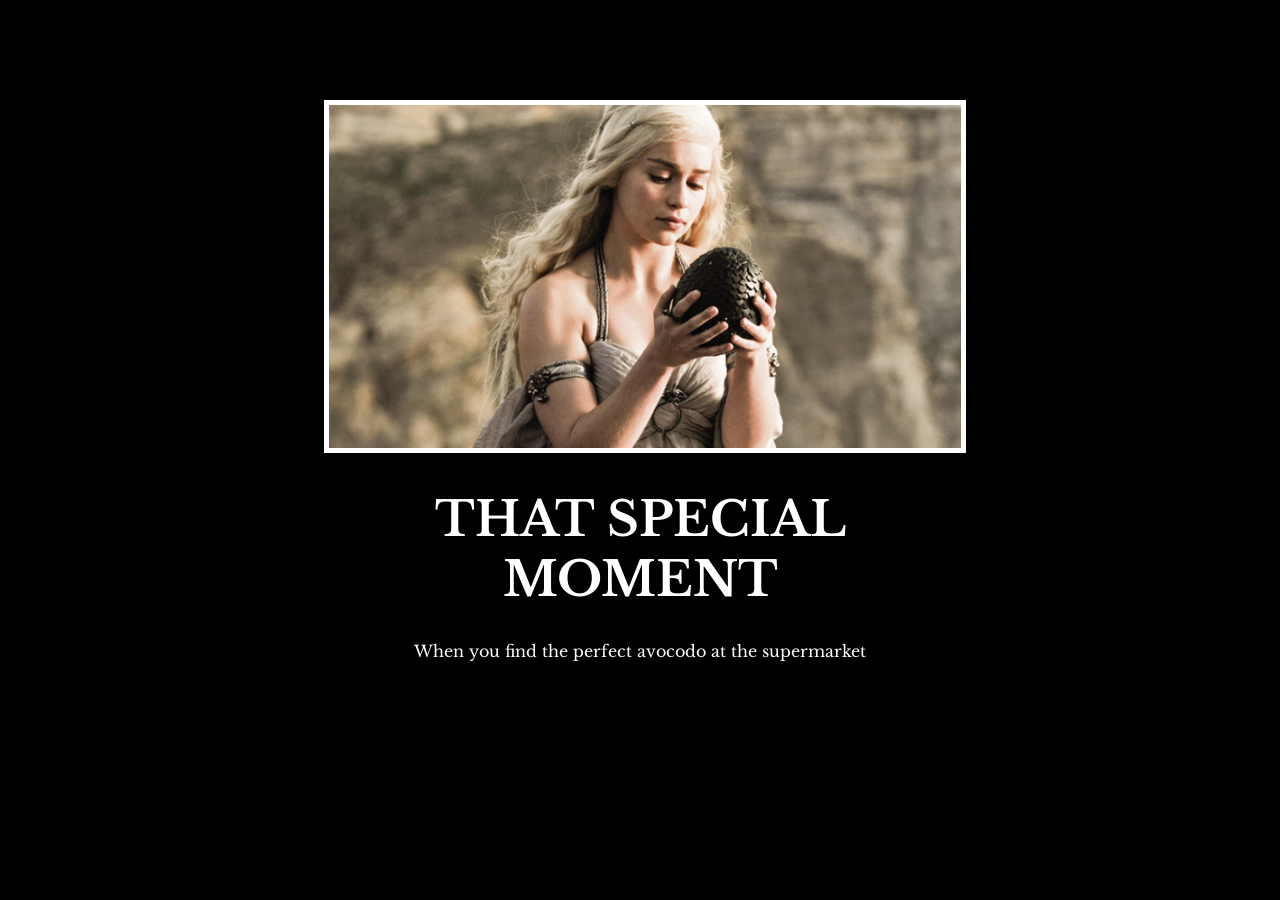
<file: 6.4 Motivation Meme Project/index.html>
<!-- 
  TODO: Create a motivational post website.
Style it how ever you like. 
Look at the goal image for inspiration.
But it must have the following features:
1. The main h1 text should be using the Regular Libre Baskerville Font from Google Fonts:
  https://fonts.google.com/specimen/Libre+Baskerville
2. The text should be white and background black.
3. Add your own image into the images folder inside assets. It should have a 5px white border.
4. The text should be center aligned.
5. Create a div to contain the h1, p and img elements. Adjust the margins so that the image and text are centered on the page. 
  Hint: You horizontally center a div by giving it a width of 50% and a margin-left of 25%.
  Hint: Set the image to have a width of 100% so it fills the div. 
6. Read about the text-transform property on MDN docs to make the h1 uppercase with CSS.
  https://developer.mozilla.org/en-US/docs/Web/CSS/text-transform 
-->
<!DOCTYPE html>
<html lang="en">
<head>
  <meta charset="UTF-8">
  <title>motivational meme</title>
  <link rel="stylesheet" href="./solution/solution.css"/>
  <link rel="preconnect" href="https://fonts.googleapis.com">
  <link rel="preconnect" href="https://fonts.gstatic.com" crossorigin>
  <link href="https://fonts.googleapis.com/css2?family=Libre+Baskerville&display=swap" rel="stylesheet">
</head>
<body>
<div class="poster">
  <img class="motivation-img" src="./assets/images/daenerys.jpeg" src="daenerys with egg"/>
 <h1>That special Moment</h1>
 <p>When you find the perfect avocodo at the supermarket</p>
 

</div>
</body>
</html>
</file>
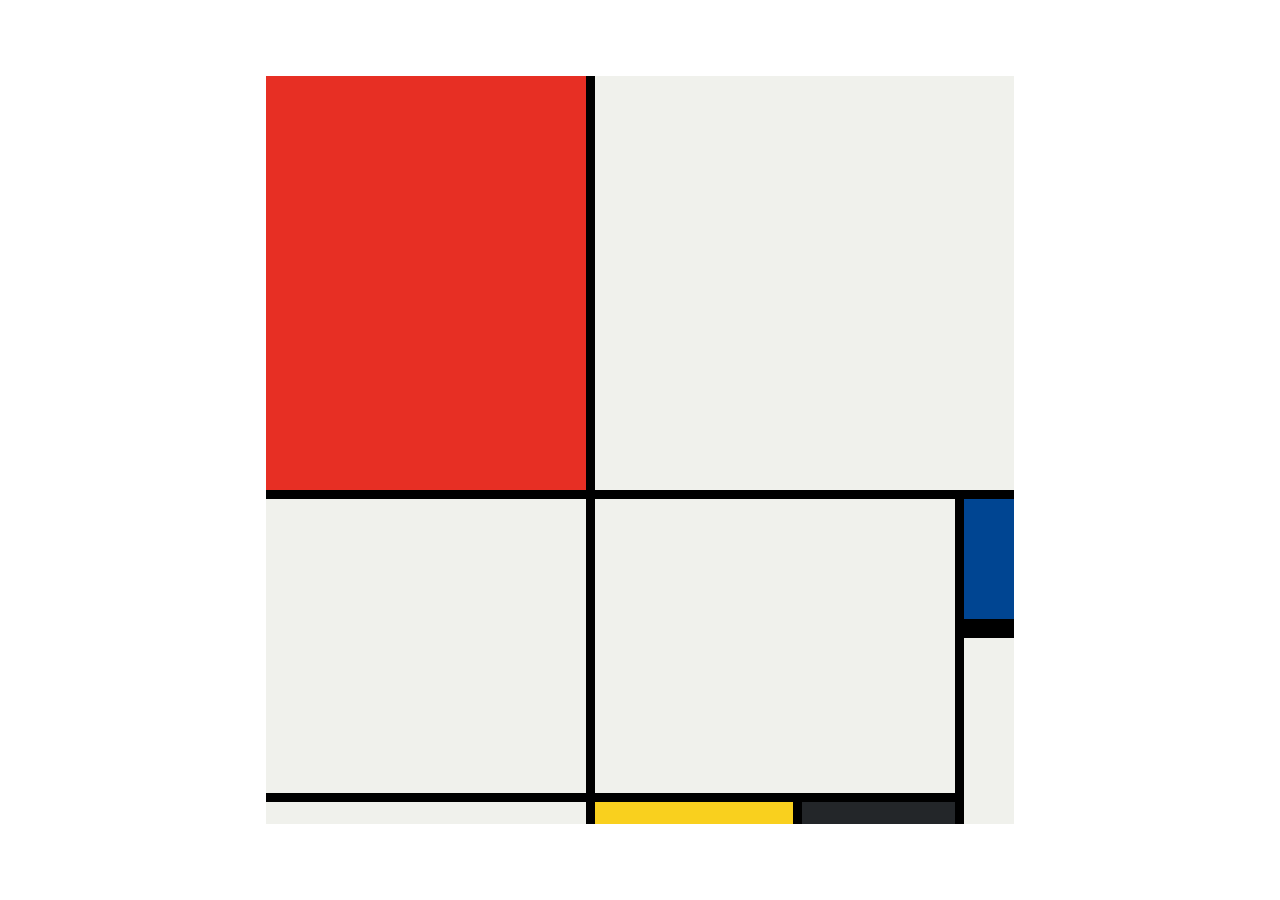
<file: 10.3 Mondrian Project/solution.html>
<!DOCTYPE html>
<html lang="en">

<head>
  <meta charset="UTF-8">
  <meta name="viewport" content="width=device-width, initial-scale=1.0">
  <title>Mondrian Project</title>
  <style>
    /* 
    Write your CSS here 
    Line Colour: #000
    White: #F0F1EC
    Red: #E72F24
    Black: #232629
    Blue: #004592
    Yellow: #F9D01E
    */
    body {
      display: flex;
      justify-content: center;
      align-items: center;
      height: 100vh;
      margin: 0;
      padding: 0;
    }

    .container {
      height: 748px;
      width: 748px;
      display: grid;
      background-color: #000;
      grid-template-columns: 320px 198px 153px 50px;
      grid-template-rows: 414px 130px 155px 22px;
      gap: 9px;
    }

    .item {
      background-color: #F0F1EC;
    }

    .red {
      background-color: #E72F24;
    }

    .white1 {
      grid-column: span 3;
    }

    .white2 {
      grid-row: span 2;
    }

    .white3 {
      grid-area: 2 / 2 / 4 /4
    }

    .blue {
      background-color: #004592;
      border-bottom: 10px solid #000;
    }

    .white4 {
      grid-row: span 2;
    }

    .yellow {
      background-color: #F9D01E;
    }

    .black {
      background-color: #232629;
    }
  </style>
</head>

<body>
  <!-- Write your HTML here -->

  <div class="container">
    <div class="item red"></div>
    <div class="item white1"></div>
    <div class="item white2"></div>
    <div class="item white3"></div>

    <div class="item blue"></div>
    <div class="item white4"></div>

    <div class="item"></div>
    <div class="item yellow"></div>
    <div class="item black"></div>
  </div>
</body>

</html>
</file>
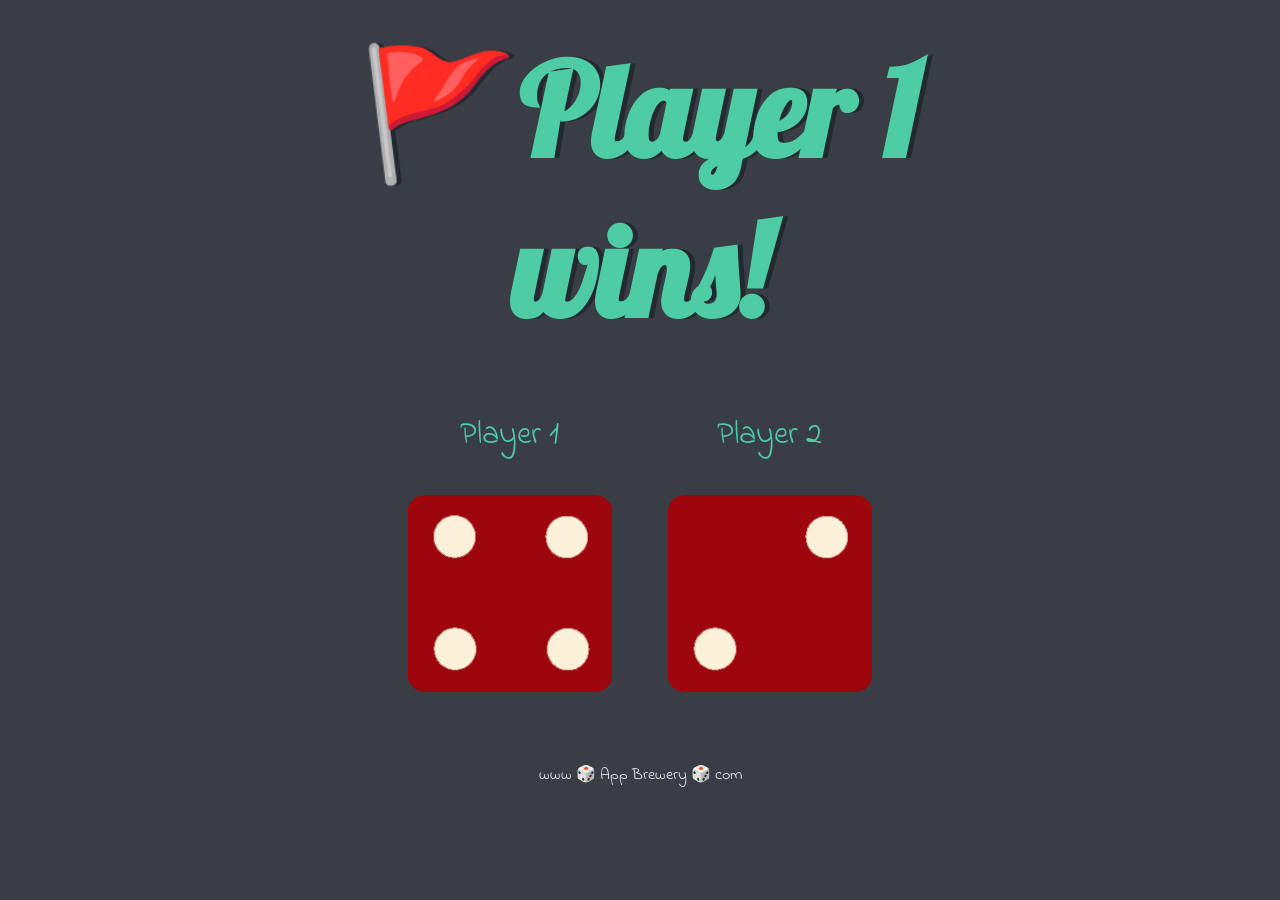
<file: Dicee-Project/dicee.html>
<!DOCTYPE html>
<html lang="en" dir="ltr">
  <head>
    <meta charset="utf-8" />
    <title>Dicee</title>
    <link rel="stylesheet" href="styles.css" />
    <link
      href="https://fonts.googleapis.com/css?family=Indie+Flower|Lobster"
      rel="stylesheet"
    />
  </head>
  <body>
    <div class="container">
      <h1>Refresh Me</h1>

      <div class="dice">
        <p>Player 1</p>
        <img class="img1" src="./images/dice6.png" />
      </div>

      <div class="dice">
        <p>Player 2</p>
        <img class="img2" src="./images/dice6.png" />
      </div>
    </div>

    <footer>www 🎲 App Brewery 🎲 com</footer>
  </body>
  <script src="index.js"></script>
</html>
</file>
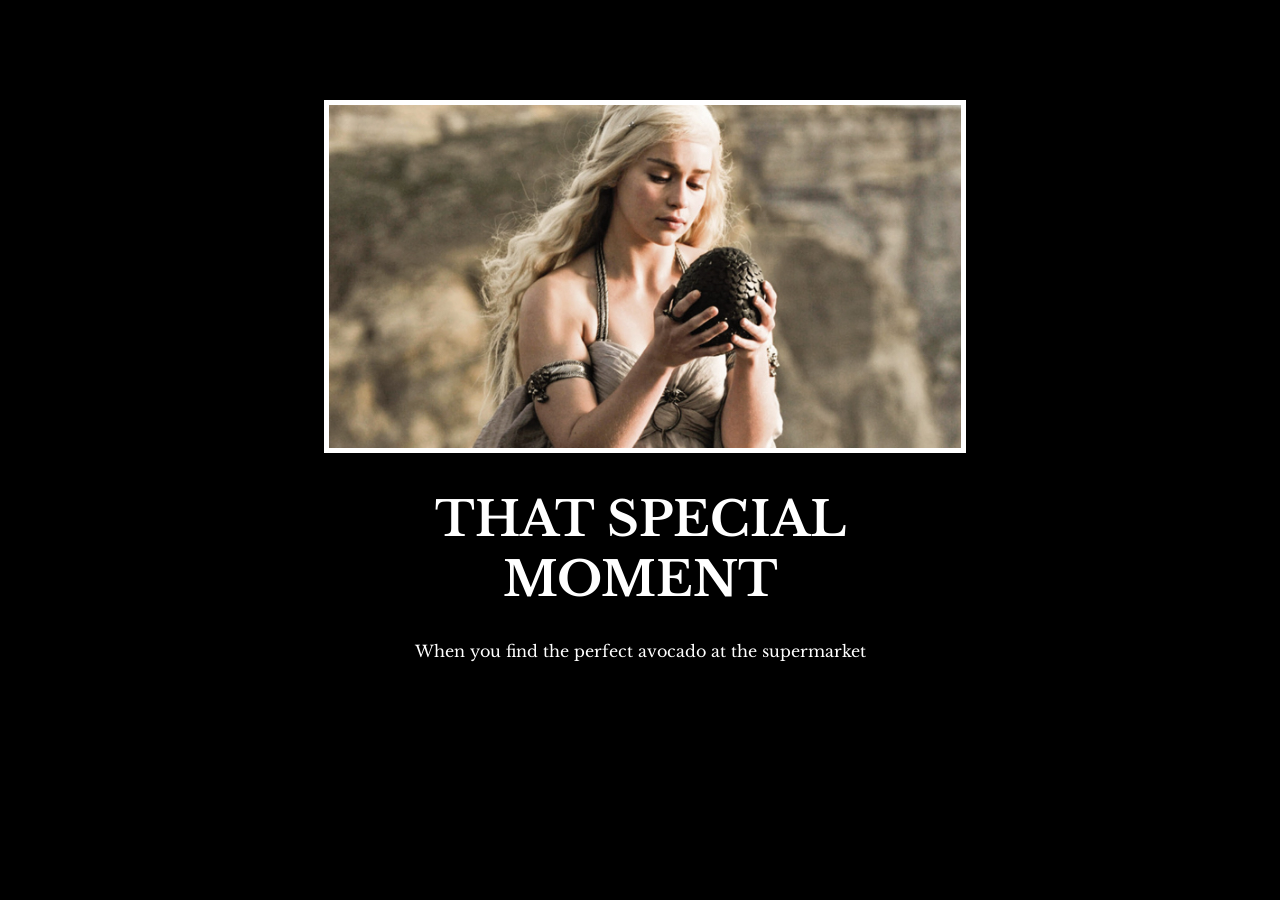
<file: 6.4 Motivation Meme Project/solution/solution.html>
<!DOCTYPE html>
<html lang="en">

<head>
  <meta charset="UTF-8">
  <title>Motivation Meme</title>
  <link rel="stylesheet" href="./solution.css" />
  <link rel="preconnect" href="https://fonts.googleapis.com">
  <link rel="preconnect" href="https://fonts.gstatic.com" crossorigin>
  <link href="https://fonts.googleapis.com/css2?family=Libre+Baskerville&display=swap" rel="stylesheet">
</head>

<body>

  <div class="poster">
    <img class="motivation-img" src="./assets/images/daenerys.jpeg" src="daenerys with egg" />
    <h1>That Special Moment</h1>
    <p>When you find the perfect avocado at the supermarket</p>
  </div>
</body>

</html>
</file>
<file: 6.4 Motivation Meme Project/solution/solution.css>
body {
  background-color: black;
}
h1 {
  text-transform: uppercase;
  font-size: 3rem;
}

.poster {
  width: 50%;
  margin-left: 25%;
  margin-top: 100px;
  color: white;
  font-family: "Libre Baskerville", serif;
  text-align: center;
}

.motivation-img {
  border: 5px solid white;
  width: 100%;
}
</file>
<file: Dicee-Project/styles.css>
.container {
  width: 70%;
  margin: auto;
  text-align: center;
}

.dice {
  text-align: center;
  display: inline-block;

}

body {
  background-color: #393E46;
}

h1 {
  margin: 30px;
  font-family: 'Lobster', cursive;
  text-shadow: 5px 0 #232931;
  font-size: 8rem;
  color: #4ECCA3;
}

p {
  font-size: 2rem;
  color: #4ECCA3;
  font-family: 'Indie Flower', cursive;
}

img {
  width: 80%;
}

footer {
  margin-top: 5%;
  color: #EEEEEE;
  text-align: center;
  font-family: 'Indie Flower', cursive;

}
</file>
